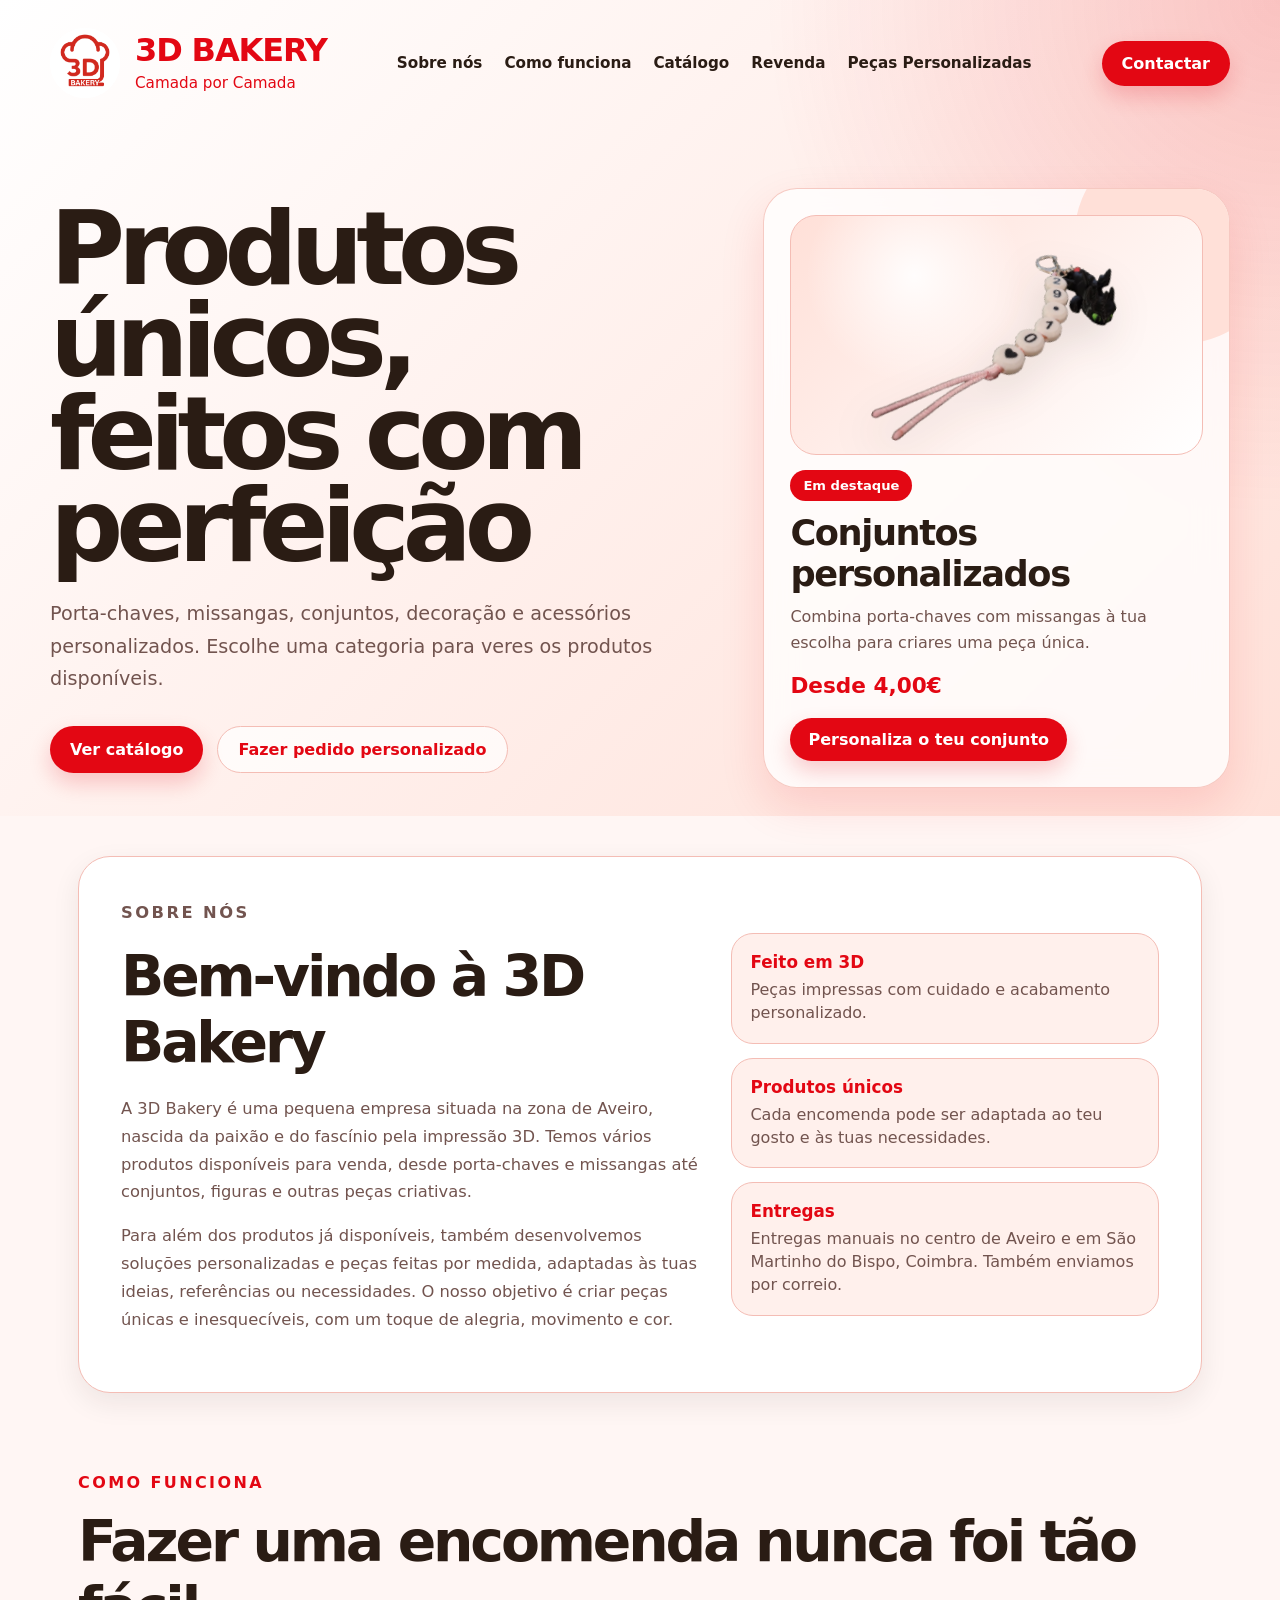
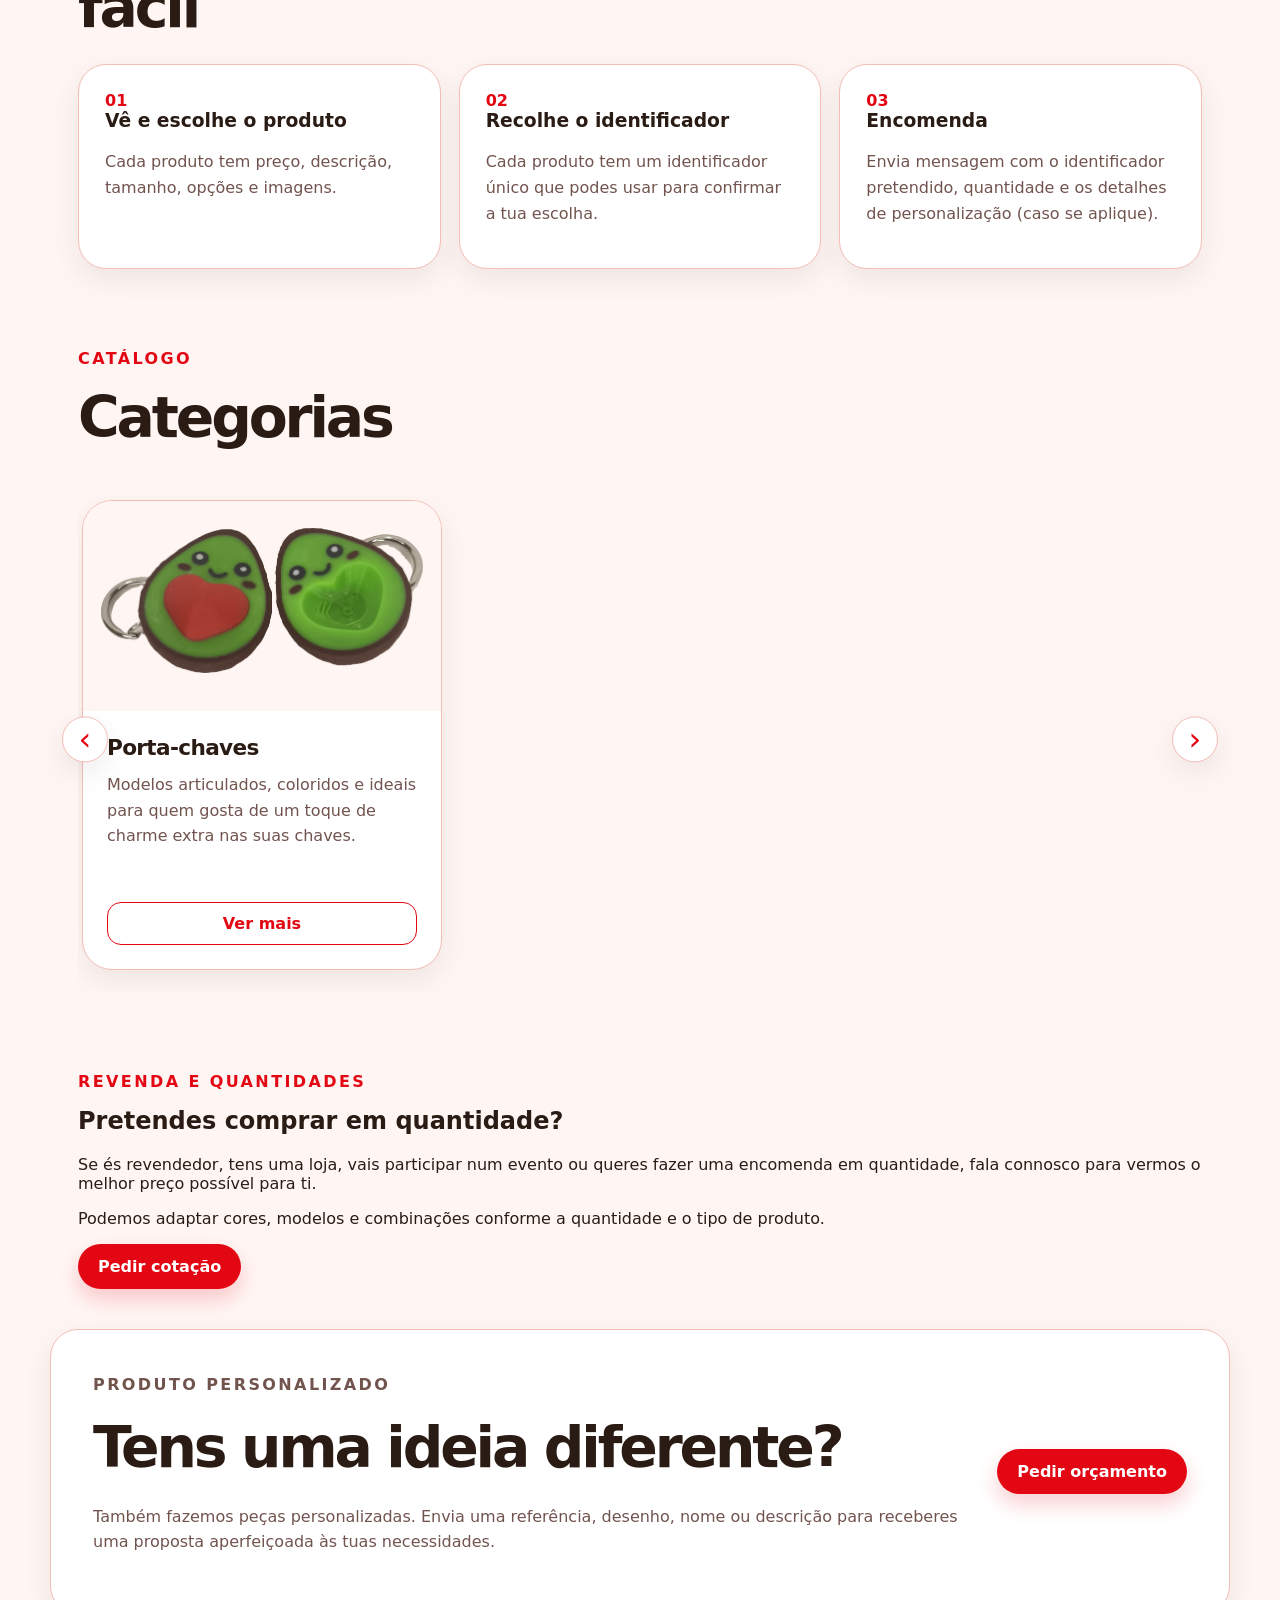
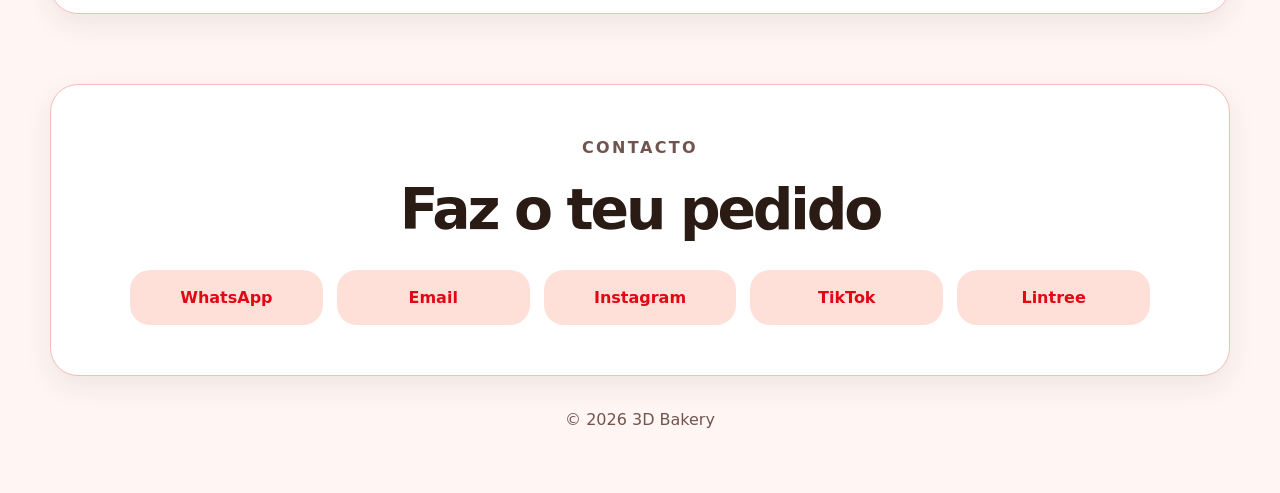
<file: index.html>
<!DOCTYPE html>
<html lang="pt">
<head>
  <link rel="icon" type="image/png" href="assets/logo-3d-bakery.png" />
  <meta charset="UTF-8" />
  <meta name="viewport" content="width=device-width, initial-scale=1.0" />

  <title>3D Bakery | Portefólio</title>
  <meta name="description" content="Catálogo online de produtos personalizados da 3D Bakery." />

  <link rel="stylesheet" href="style.css" />
</head>

<body>
  <header class="site-header">
    <nav class="navbar">
      <a class="brand" href="index.html">
        <img class="brand-logo" src="assets/logo-3d-bakery.png" alt="Logotipo 3D Bakery" />
        <div class="brand-text">
          <strong>3D Bakery</strong>
          <span>Camada por Camada</span>
        </div>
      </a>

      <div class="nav-links">
        <a href="#sobre-nos">Sobre nós</a>
        <a href="index.html#como-funciona">Como funciona</a>
        <a href="index.html#catalogo">Catálogo</a>
        <a href="index.html#revenda">Revenda</a>
        <a href="index.html#personalizado">Peças Personalizadas</a>
      </div>

      <a class="nav-button" href="index.html#contacto">Contactar</a>
    </nav>

    <section class="hero-content">
      <div class="hero-copy">
        <h1>Produtos únicos, feitos com perfeição</h1>
        <p class="hero-text">
          Porta-chaves, missangas, conjuntos, decoração e acessórios personalizados.
          Escolhe uma categoria para veres os produtos disponíveis.
        </p>

        <div class="hero-actions">
          <a class="primary-button" href="#catalogo">Ver catálogo</a>
          <a class="secondary-button" href="#personalizado">Fazer pedido personalizado</a>
        </div>
      </div>

      <aside class="hero-card hero-feature-product">
        <div class="hero-feature-image">
          <img src="assets/feature-conjunto.png" alt="Conjunto personalizado com missangas" />
        </div>

        <div class="hero-feature-content">
          <span>Em destaque</span>
          <h2>Conjuntos personalizados</h2>
          <p>
            Combina porta-chaves com missangas à tua escolha para criares uma peça única.
          </p>

          <div class="hero-feature-meta">
            <strong>Desde 4,00€</strong>
          </div>

          <a class="hero-card-button" href="categoria.html?categoria=conjuntos">
            Personaliza o teu conjunto
          </a>
        </div>
      </aside>
    </section>
  </header>

  <main>
    <section id="sobre-nos" class="section about-section">
      <div class="about-card">
        <div class="about-content">
          <p class="eyebrow">Sobre nós</p>
          <h2>Bem-vindo à 3D Bakery</h2>
          <p>
            A 3D Bakery é uma pequena empresa situada na zona de Aveiro, nascida da paixão
            e do fascínio pela impressão 3D. Temos vários produtos disponíveis para venda,
            desde porta-chaves e missangas até conjuntos, figuras e outras peças criativas.
          </p>

          <p>
            Para além dos produtos já disponíveis, também desenvolvemos soluções personalizadas
            e peças feitas por medida, adaptadas às tuas ideias, referências ou necessidades.
            O nosso objetivo é criar peças únicas e inesquecíveis, com um toque de alegria,
            movimento e cor.
          </p>
        </div>

        <div class="about-highlights">
          <article>
            <strong>Feito em 3D</strong>
            <span>Peças impressas com cuidado e acabamento personalizado.</span>
          </article>

          <article>
            <strong>Produtos únicos</strong>
            <span>Cada encomenda pode ser adaptada ao teu gosto e às tuas necessidades.</span>
          </article>

          <article>
            <strong>Entregas</strong>
            <span>Entregas manuais no centro de Aveiro e em São Martinho do Bispo, Coimbra. Também enviamos por correio.</span>
          </article>
        </div>
      </div>
    </section>

    <section id="como-funciona" class="section intro">
      <p class="eyebrow">Como funciona</p>
      <h2>Fazer uma encomenda nunca foi tão fácil</h2>

      <div class="steps">
        <article>
          <span>01</span>
          <h3>Vê e escolhe o produto</h3>
          <p>Cada produto tem preço, descrição, tamanho, opções e imagens.</p>
        </article>

        <article>
          <span>02</span>
          <h3>Recolhe o identificador</h3>
          <p>Cada produto tem um identificador único que podes usar para confirmar a tua escolha.</p>
        </article>

        <article>
          <span>03</span>
          <h3>Encomenda</h3>
          <p>Envia mensagem com o identificador pretendido, quantidade e os detalhes de personalização (caso se aplique).</p>
        </article>
      </div>
    </section>

    <section id="catalogo" class="section categories-section">
      <div class="section-heading">
        <div>
          <p class="eyebrow">Catálogo</p>
          <h2>Categorias</h2>
        </div>
      </div>

      <div class="carousel-shell">
        <button class="carousel-control carousel-prev" aria-label="Categoria anterior">‹</button>
        <div id="categoryCarousel" class="category-carousel" aria-label="Carrossel de categorias"></div>
        <button class="carousel-control carousel-next" aria-label="Categoria seguinte">›</button>
      </div>
    </section>

    <section id="revenda" class="section wholesale-section">
      <div class="wholesale-card">
        <div>
          <p class="eyebrow">Revenda e quantidades</p>
          <h2>Pretendes comprar em quantidade?</h2>
          <p>
            Se és revendedor, tens uma loja, vais participar num evento ou queres fazer uma encomenda em quantidade,
            fala connosco para vermos o melhor preço possível para ti.
          </p>
          <p>
            Podemos adaptar cores, modelos e combinações conforme a quantidade e o tipo de produto.
          </p>
        </div>

        <a class="primary-button" href="#contacto">Pedir cotação</a>
      </div>
    </section>

    <section id="personalizado" class="section custom-order">
      <div>
        <p class="eyebrow">Produto personalizado</p>
        <h2>Tens uma ideia diferente?</h2>
        <p>
          Também fazemos peças personalizadas. Envia uma referência, desenho, nome ou descrição para receberes uma proposta aperfeiçoada às tuas necessidades.
        </p>
      </div>

      <a class="primary-button" href="#contacto">Pedir orçamento</a>
    </section>

    <section id="contacto" class="section contact">
      <p class="eyebrow">Contacto</p>
      <h2>Faz o teu pedido</h2>

      <div class="contact-grid">
        <a href="https://wa.me/351914263009" target="_blank" rel="noopener">WhatsApp</a>
        <a href="mailto:3dbake.house@gmail.com">Email</a>
        <a href="https://www.instagram.com/3d.bakery_" target="_blank" rel="noopener">Instagram</a>
        <a href="https://www.tiktok.com/@3d.bakery_" target="_blank" rel="noopener">TikTok</a>
        <a href="https://linktr.ee/3d.bakery" target="_blank" rel="noopener">Lintree</a>
      </div>
    </section>
  </main>

  <footer>
    <p>© <span id="year"></span> 3D Bakery</p>
  </footer>

  <script src="data.js"></script>
  <script src="home.js"></script>
</body>
</html>
</file>
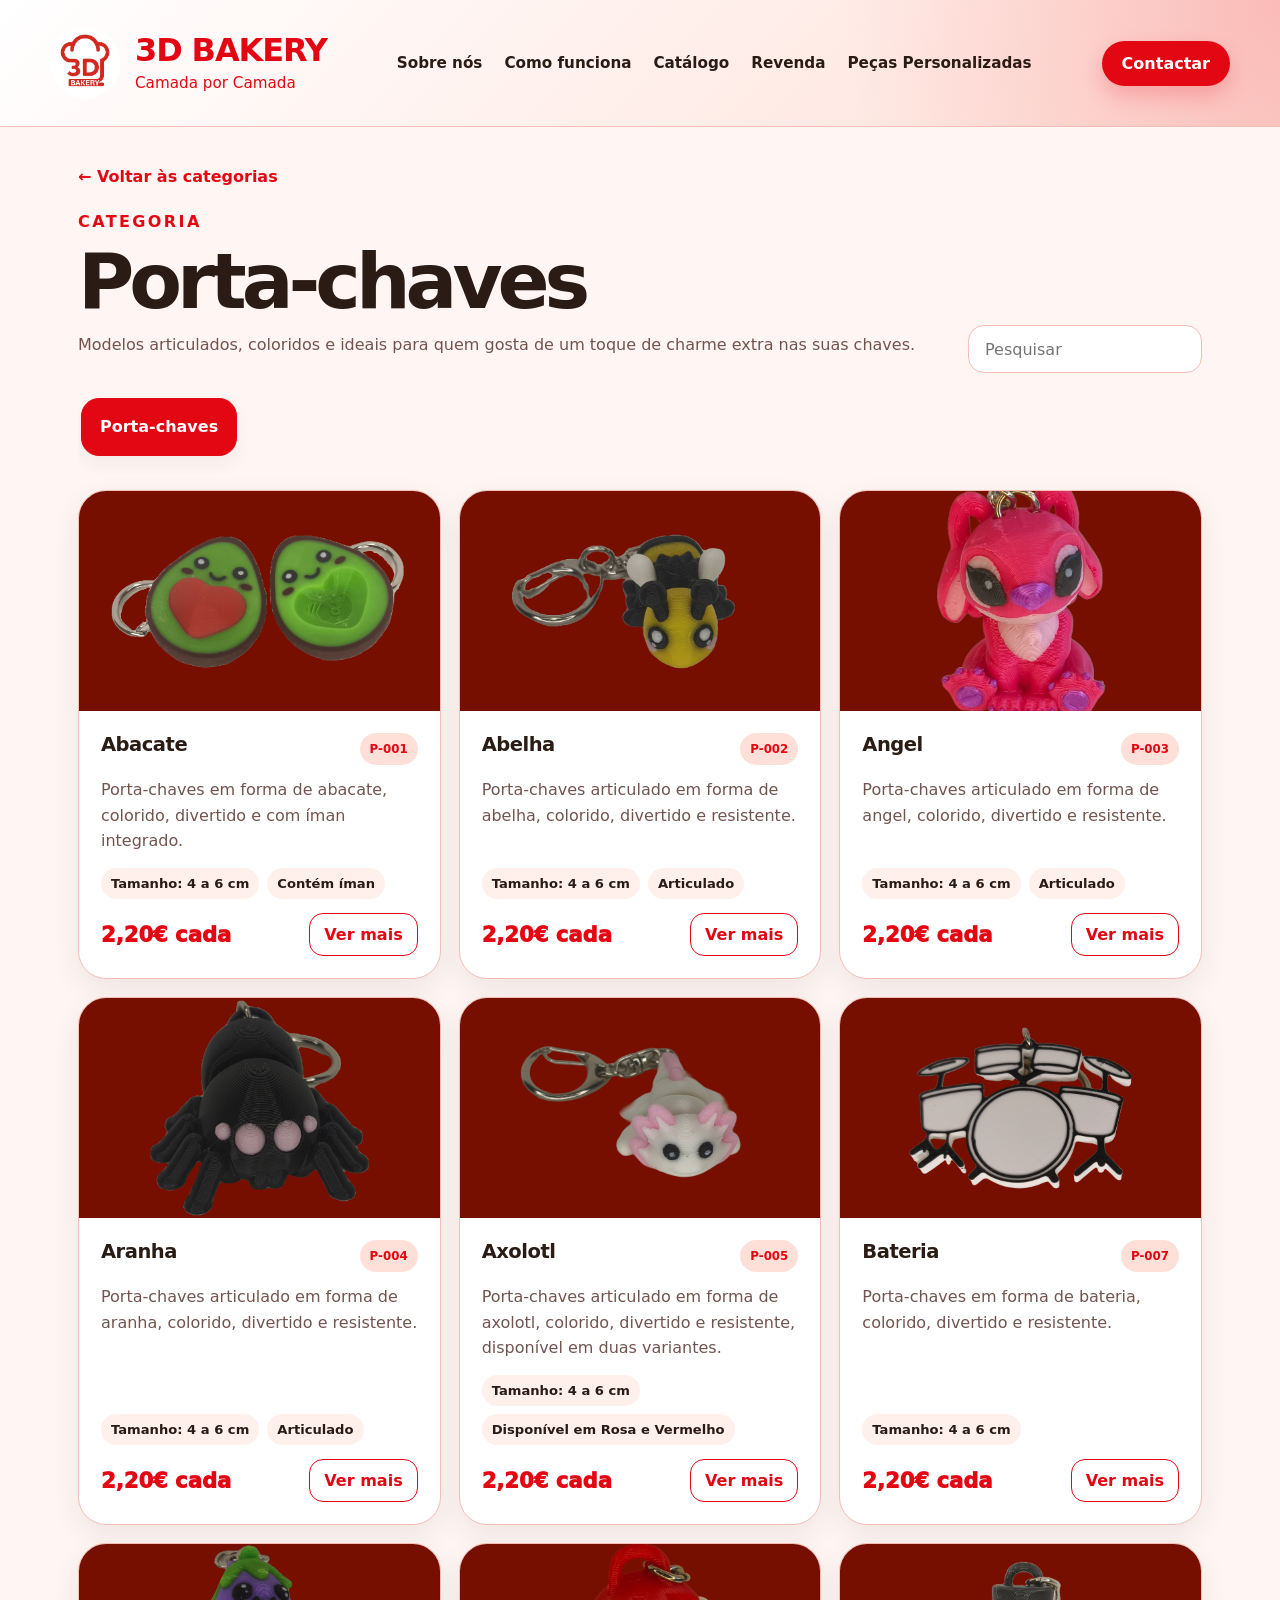
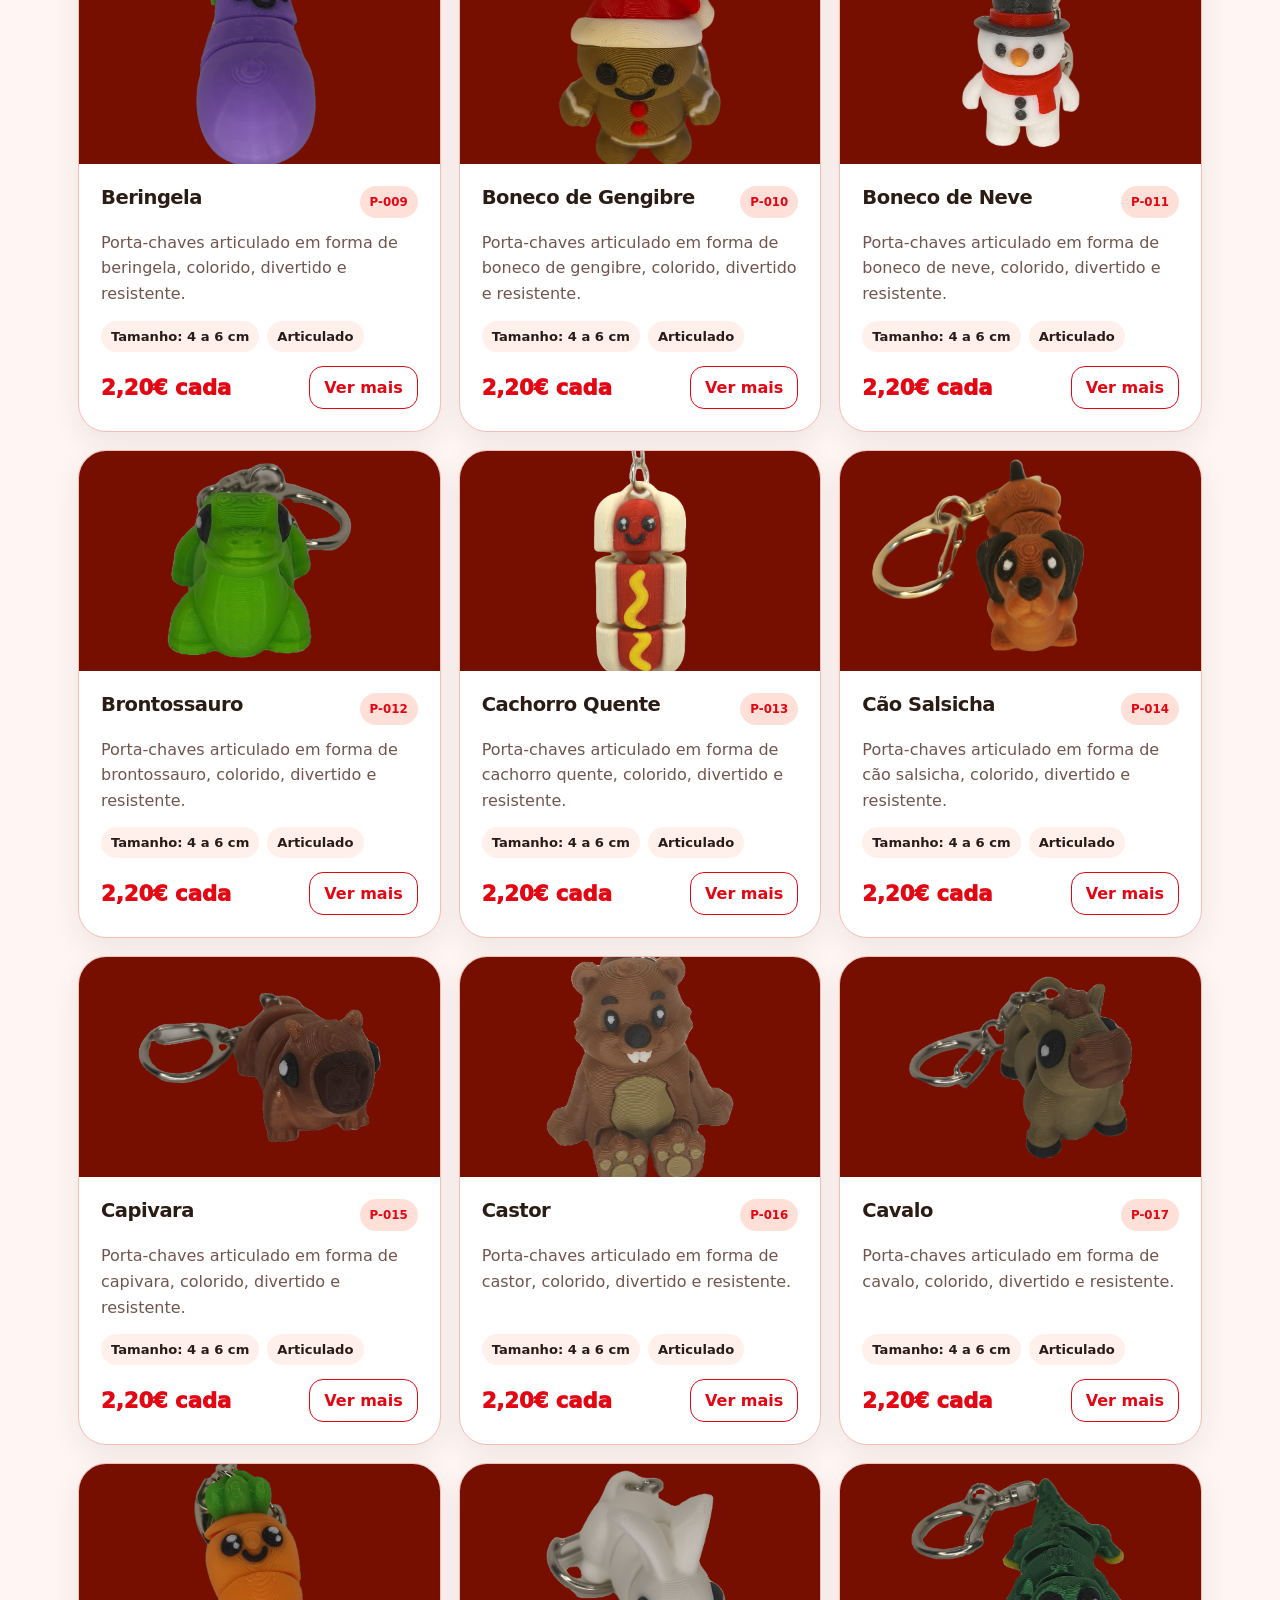
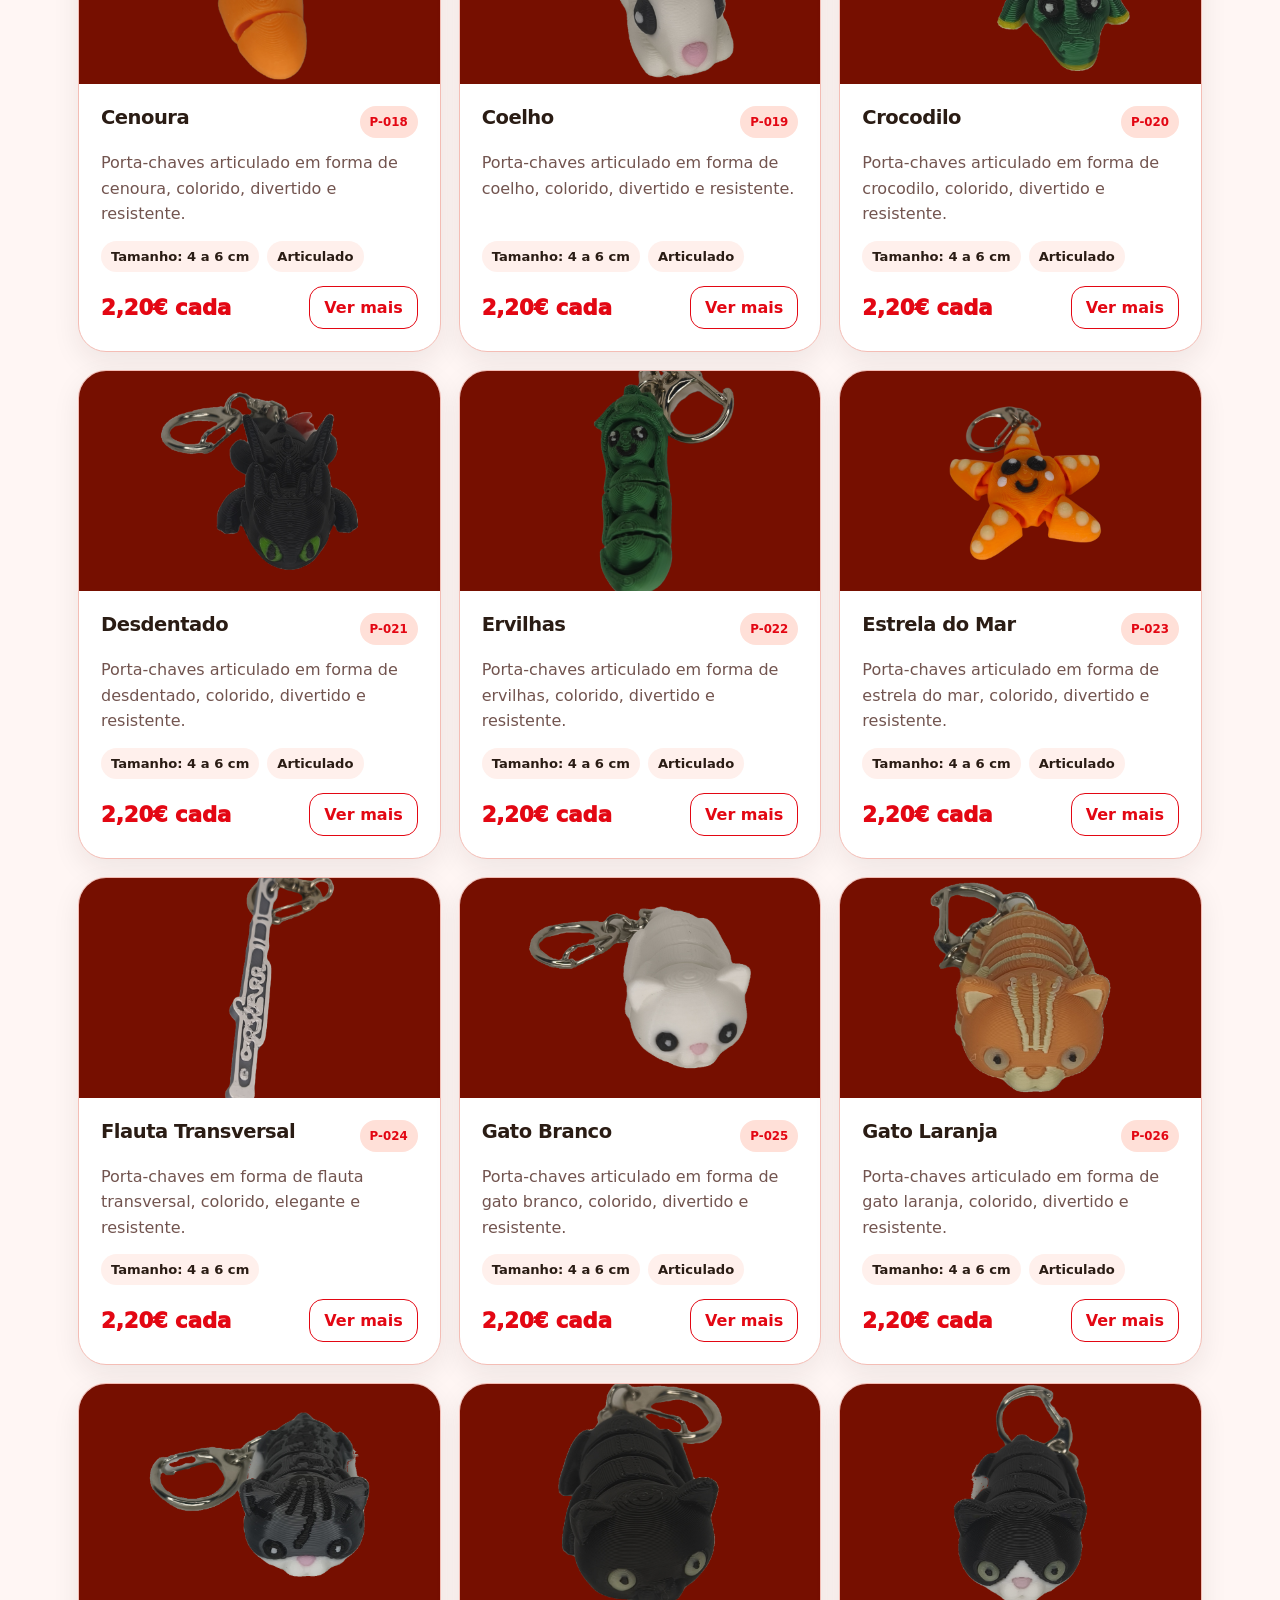
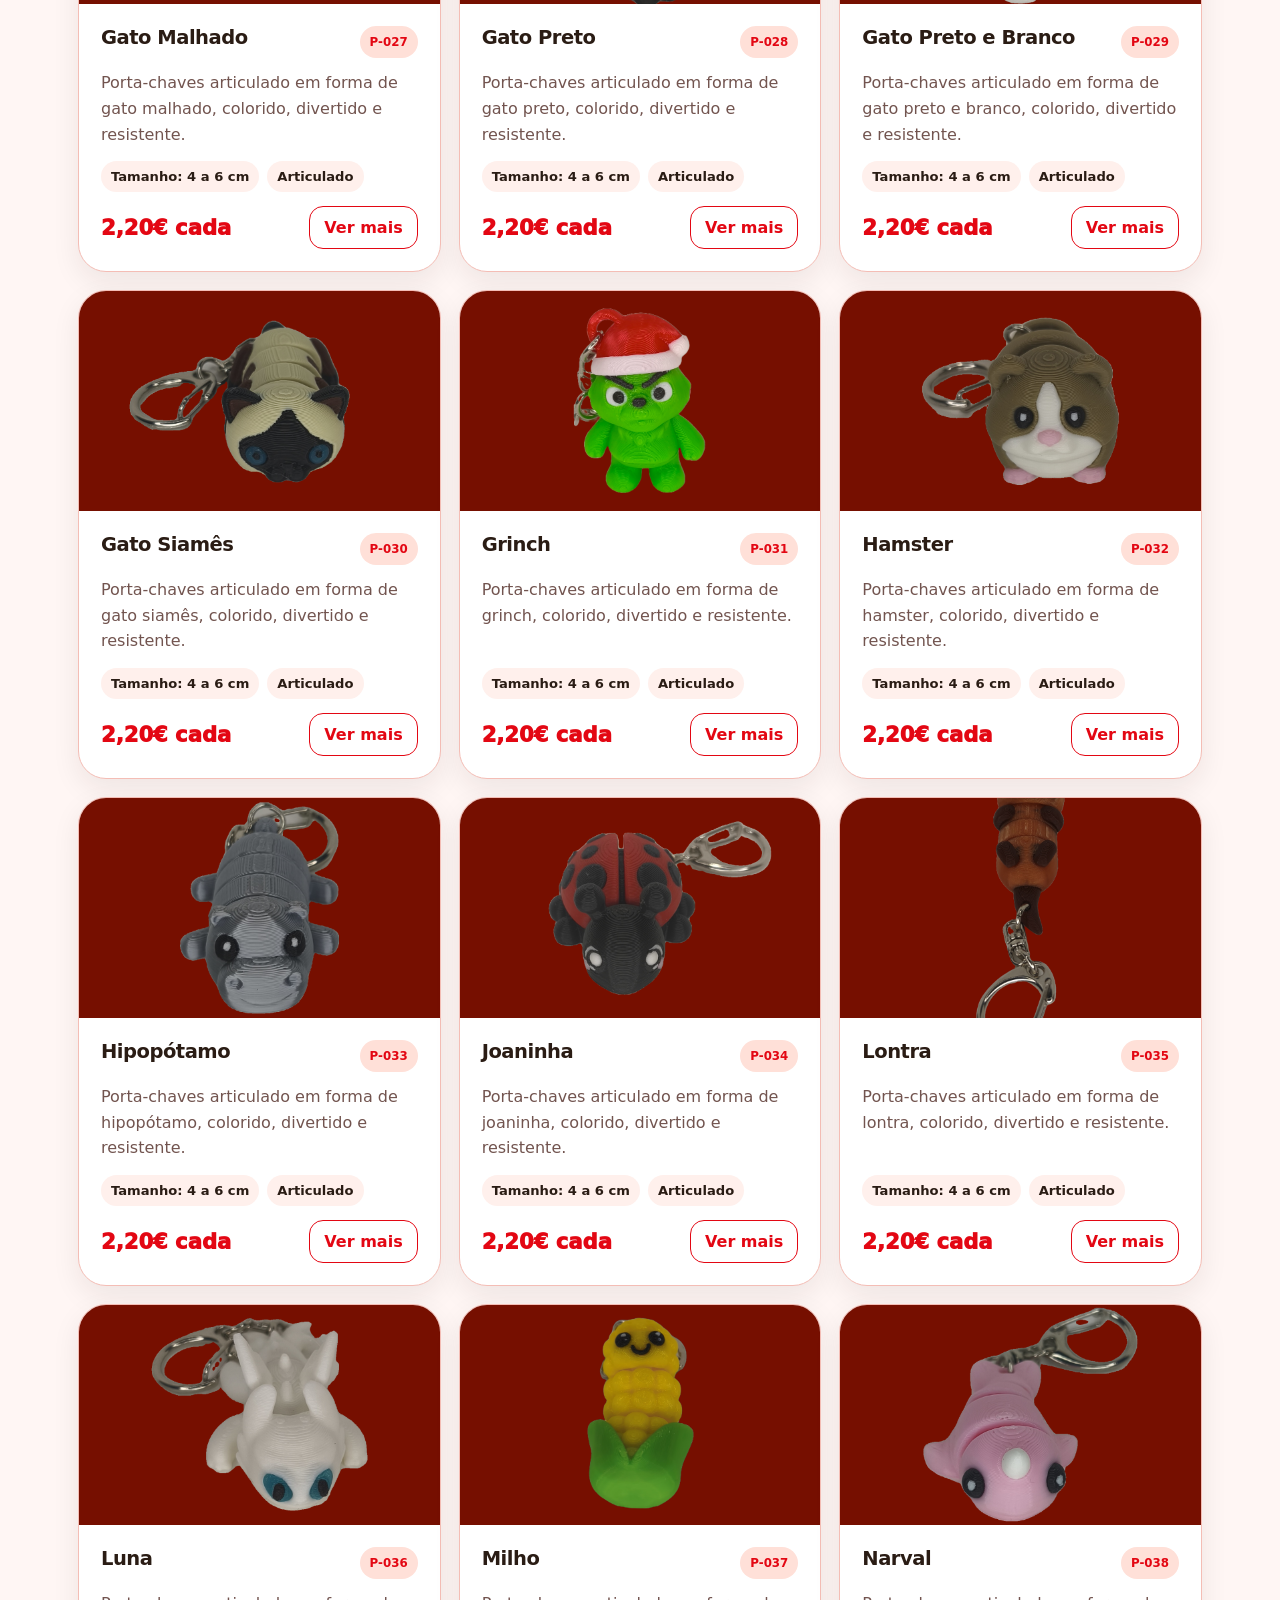
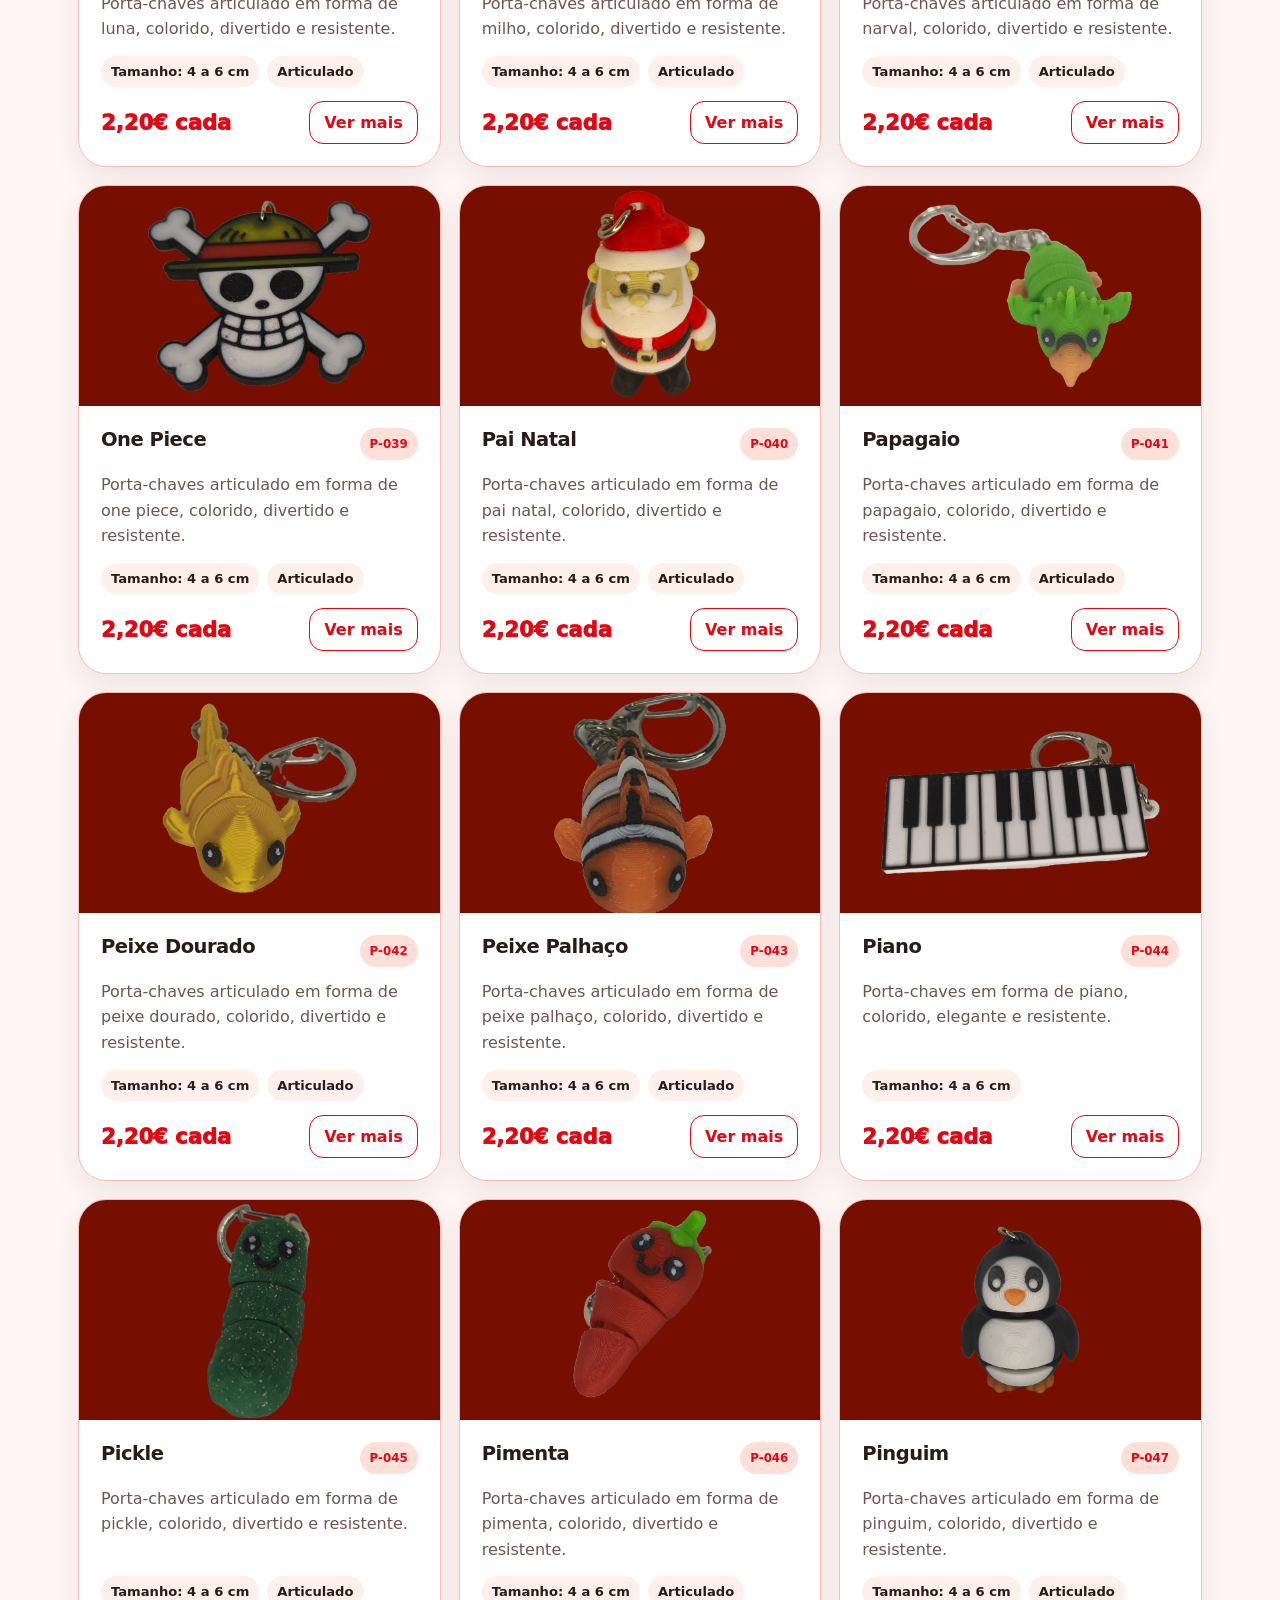
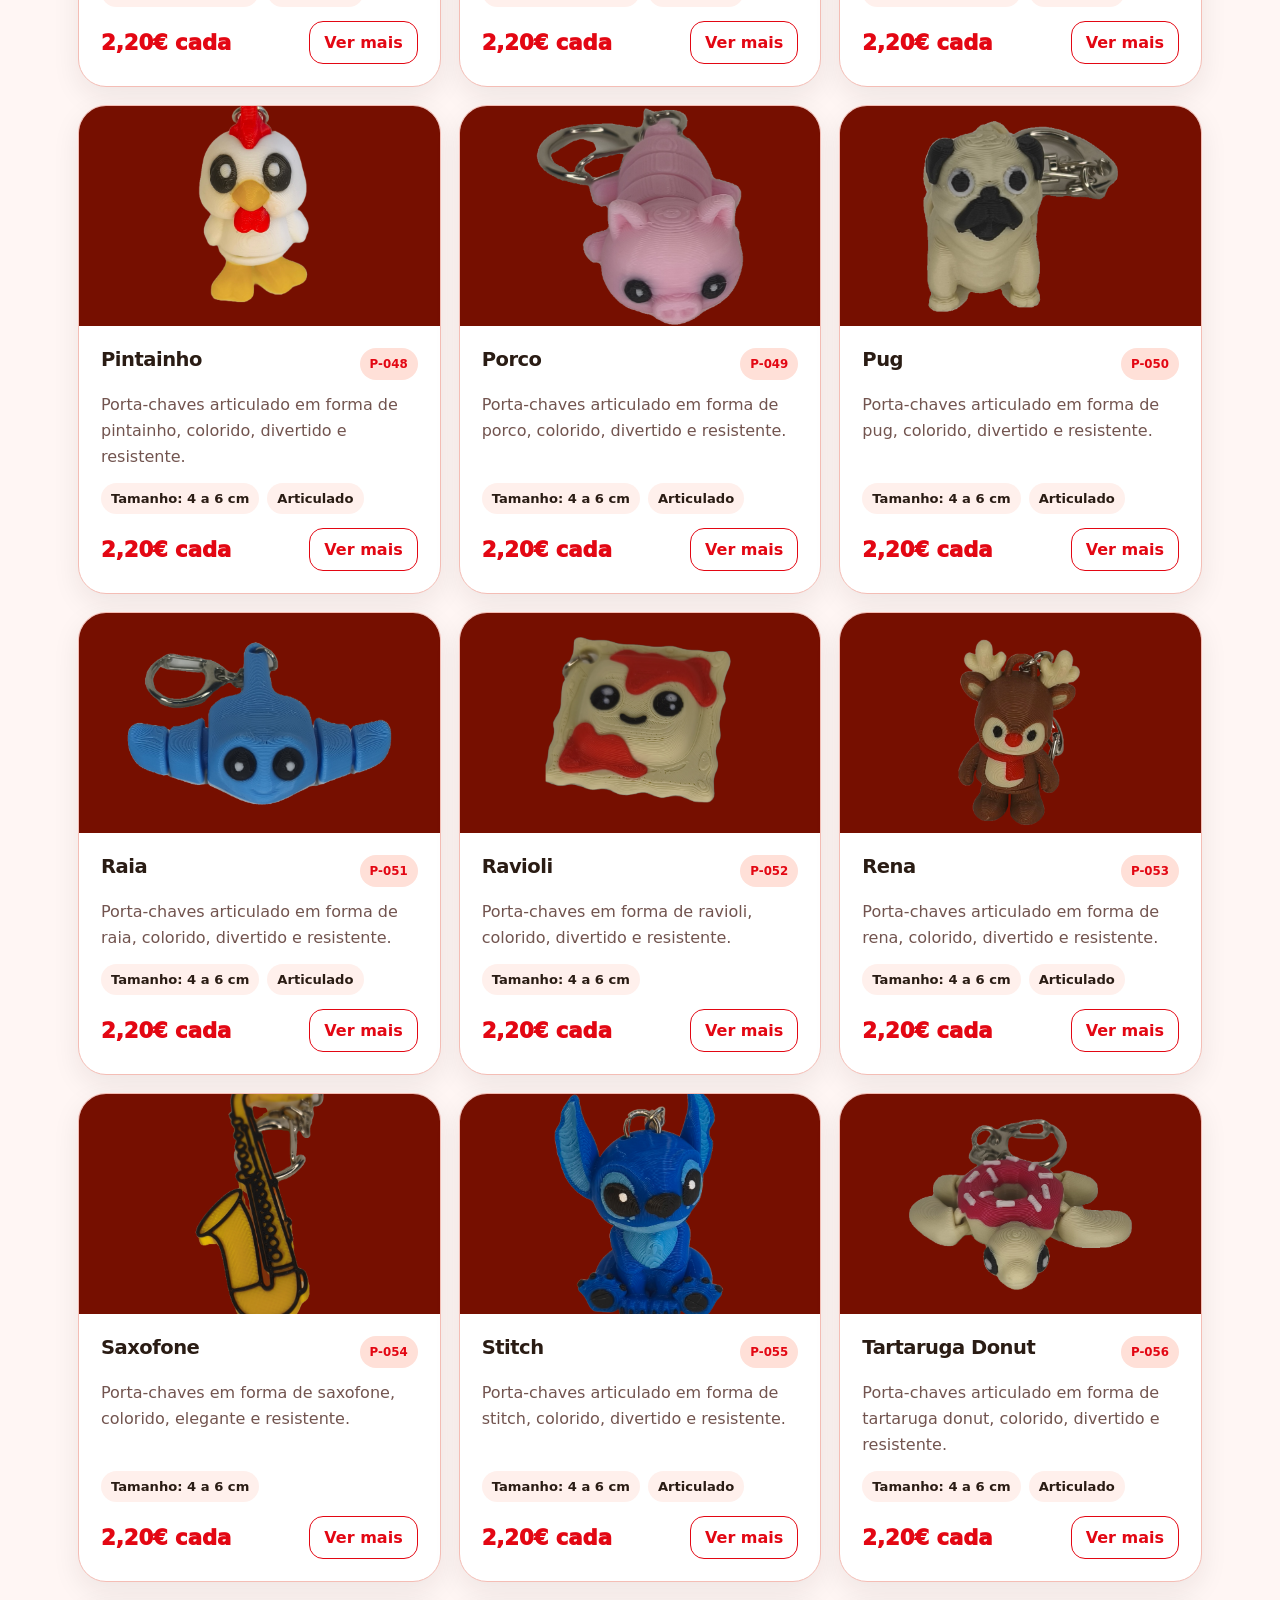
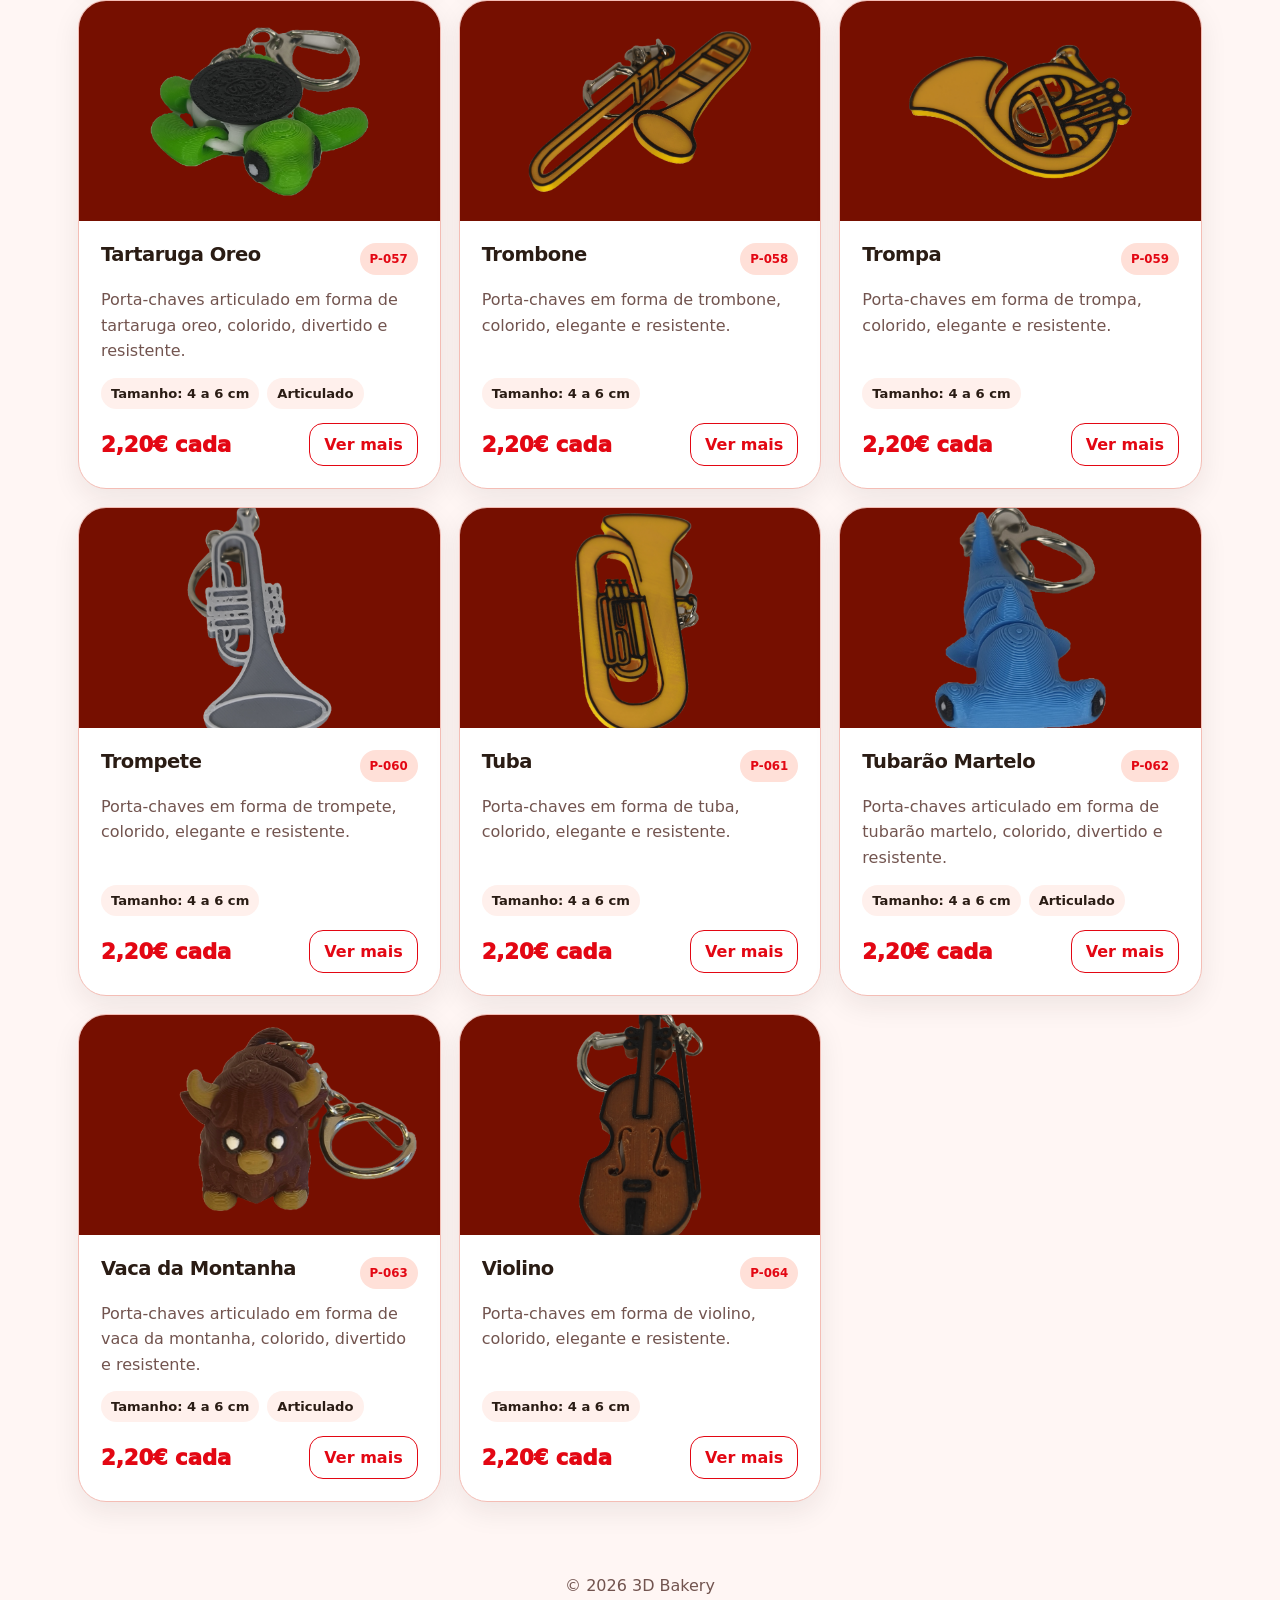
<file: categoria.html>
<!DOCTYPE html>
<html lang="pt">
<head>
  <link rel="icon" type="image/png" href="assets/logo-3d-bakery.png" />
  <meta charset="UTF-8" />
  <meta name="viewport" content="width=device-width, initial-scale=1.0" />

  <title>Categoria | 3D Bakery</title>
  <meta name="description" content="Produtos por categoria da 3D Bakery." />

  <link rel="stylesheet" href="style.css" />
</head>

<body>
  <header class="page-header">
    <nav class="navbar">
      <a class="brand" href="index.html">
        <img class="brand-logo" src="assets/logo-3d-bakery.png" alt="Logotipo 3D Bakery" />
        <div class="brand-text">
          <strong>3D Bakery</strong>
          <span>Camada por Camada</span>
        </div>
      </a>

      <div class="nav-links">
        <a href="index.html#sobre-nos">Sobre nós</a>
        <a href="index.html#como-funciona">Como funciona</a>
        <a href="index.html#catalogo">Catálogo</a>
        <a href="index.html#revenda">Revenda</a>
        <a href="index.html#personalizado">Peças Personalizadas</a>
      </div>

      <a class="nav-button" href="index.html#contacto">Contactar</a>
    </nav>
  </header>

  <main>
    <section class="section products-section">
      <a class="back-link" href="index.html#catalogo">← Voltar às categorias</a>

      <div class="section-heading category-page-heading">
        <div>
          <p class="eyebrow">Categoria</p>
          <h1 id="categoryTitle" class="page-title">Produtos</h1>
          <p id="categoryDescription" class="page-description"></p>
        </div>

        <div class="filters">
          <input id="searchInput" type="search" placeholder="Pesquisar" />
        </div>
      </div>

      <div id="categorySelector" class="category-row" aria-label="Selecionar categoria"></div>

      <div id="productGrid" class="product-grid"></div>
    </section>
  </main>

  <footer>
    <p>© <span id="year"></span> 3D Bakery</p>
  </footer>

  <script src="data.js"></script>
  <script src="category.js"></script>
</body>
</html>
</file>
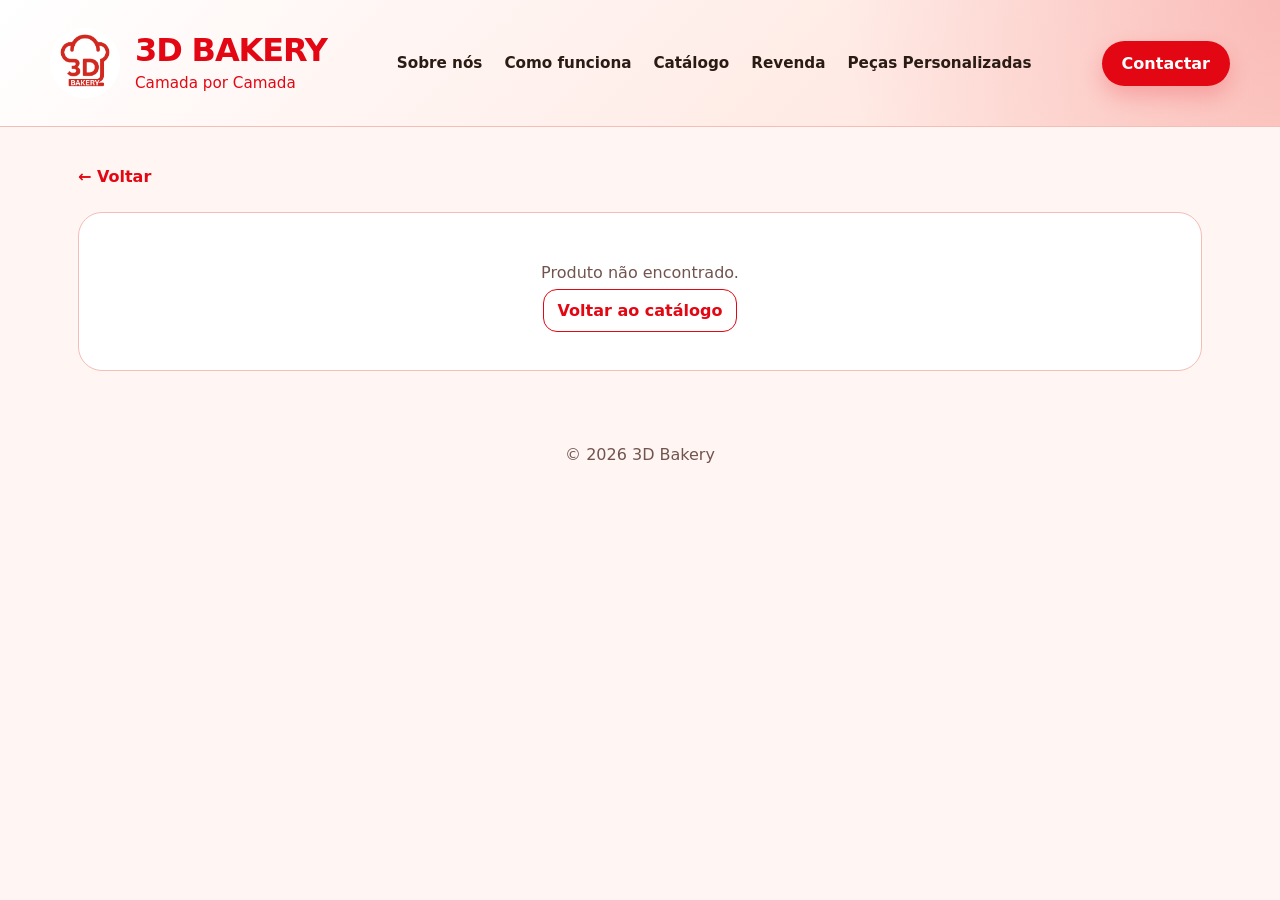
<file: produto.html>
<!DOCTYPE html>
<html lang="pt">
<head>
  <link rel="icon" type="image/png" href="assets/logo-3d-bakery.png" />
  <meta charset="UTF-8" />
  <meta name="viewport" content="width=device-width, initial-scale=1.0" />

  <title>Produto | 3D Bakery</title>
  <meta name="description" content="Detalhes de produto da 3D Bakery." />

  <link rel="stylesheet" href="style.css" />
</head>

<body>
  <header class="page-header">
    <nav class="navbar">
      <a class="brand" href="index.html">
        <img class="brand-logo" src="assets/logo-3d-bakery.png" alt="Logotipo 3D Bakery" />
        <div class="brand-text">
          <strong>3D Bakery</strong>
          <span>Camada por Camada</span>
        </div>
      </a>

      <div class="nav-links">
        <a href="index.html#sobre-nos">Sobre nós</a>
        <a href="index.html#como-funciona">Como funciona</a>
        <a href="index.html#catalogo">Catálogo</a>
        <a href="index.html#revenda">Revenda</a>
        <a href="index.html#personalizado">Peças Personalizadas</a>
      </div>

      <a class="nav-button" href="index.html#contacto">Contactar</a>
    </nav>
  </header>

  <main>
    <section class="section product-detail-section">
      <a id="backToCategory" class="back-link" href="index.html#catalogo">← Voltar</a>

      <div id="productDetail" class="product-detail"></div>
    </section>
  </main>

  <footer>
    <p>© <span id="year"></span> 3D Bakery</p>
  </footer>

  <script src="data.js"></script>
  <script src="product.js"></script>
</body>
</html>
</file>
<file: style.css>
:root {
  --bg: #fff6f4;
  --surface: #ffffff;
  --text: #2a1c14;
  --muted: #72544f;
  --brand: #e30713;
  --brand-dark: #b9050f;
  --soft: #ffe0d8;
  --soft-light: #fff0ec;
  --border: #f4bdb5;
  --shadow: 0 18px 45px rgba(227, 7, 19, 0.12);
  --shadow-soft: 0 10px 28px rgba(42, 28, 20, 0.08);
}

* {
  box-sizing: border-box;
}

html {
  scroll-behavior: smooth;
}

body {
  margin: 0;
  font-family: Inter, system-ui, -apple-system, BlinkMacSystemFont, "Segoe UI", sans-serif;
  background: var(--bg);
  color: var(--text);
}

a,
button,
input {
  font: inherit;
}

a {
  color: inherit;
  text-decoration: none;
}

button {
  border: 0;
  cursor: pointer;
}

.site-header,
.page-header {
  padding: 28px;
  background:
    radial-gradient(circle at top right, rgba(227, 7, 19, 0.18), transparent 34%),
    linear-gradient(135deg, #ffffff 0%, #ffe0d8 100%);
}

.site-header {
  min-height: 82vh;
}

.page-header {
  border-bottom: 1px solid var(--border);
}

.navbar {
  max-width: 1180px;
  margin: 0 auto;
  display: flex;
  justify-content: space-between;
  gap: 22px;
  align-items: center;
}

.brand {
  display: flex;
  align-items: center;
  gap: 15px;
  min-width: 0;
}

.brand-logo {
  width: 70px;
  height: 70px;
  object-fit: contain;
  flex: 0 0 auto;
}

.brand-text {
  min-width: 0;
}

.brand-text strong {
  display: block;
  color: var(--brand);
  font-size: clamp(1.35rem, 3vw, 2rem);
  line-height: 1;
  letter-spacing: -0.035em;
  text-transform: uppercase;
}

.brand-text span {
  display: block;
  color: var(--brand);
  font-size: 0.95rem;
  margin-top: 8px;
}

.nav-links {
  display: flex;
  align-items: center;
  justify-content: center;
  gap: 22px;
  flex: 1;
}

.nav-links a {
  color: var(--text);
  font-size: 0.95rem;
  font-weight: 800;
  transition: 0.2s ease;
  white-space: nowrap;
}

.nav-links a:hover {
  color: var(--brand);
}

.nav-button,
.primary-button,
.secondary-button {
  display: inline-flex;
  align-items: center;
  justify-content: center;
  border-radius: 999px;
  padding: 13px 20px;
  font-weight: 850;
  transition: 0.2s ease;
  white-space: nowrap;
}

.nav-button,
.primary-button {
  background: var(--brand);
  color: white;
  box-shadow: 0 10px 22px rgba(227, 7, 19, 0.20);
}

.nav-button:hover,
.primary-button:hover {
  transform: translateY(-2px);
  background: var(--brand-dark);
}

.secondary-button {
  border: 1px solid var(--border);
  background: rgba(255, 255, 255, 0.72);
  color: var(--brand);
}

.secondary-button:hover {
  transform: translateY(-2px);
  background: white;
}

.hero-content {
  max-width: 1180px;
  margin: 90px auto 0;
  display: grid;
  grid-template-columns: 1.18fr 0.82fr;
  gap: 42px;
  align-items: center;
}

.eyebrow {
  text-transform: uppercase;
  letter-spacing: 0.15em;
  color: var(--brand);
  font-weight: 900;
  font-size: 1rem;
}

h1,
h2,
h3,
p {
  margin-top: 0;
}

h1 {
  font-size: clamp(3rem, 8vw, 6.6rem);
  line-height: 0.9;
  letter-spacing: -0.07em;
  margin-bottom: 26px;
}

.hero-text {
  max-width: 680px;
  color: var(--muted);
  font-size: 1.2rem;
  line-height: 1.7;
}

.hero-actions {
  display: flex;
  flex-wrap: wrap;
  gap: 14px;
  margin-top: 30px;
}

.hero-card {
  background: rgba(255, 255, 255, 0.78);
  backdrop-filter: blur(16px);
  border: 1px solid rgba(244, 189, 181, 0.8);
  border-radius: 34px;
  padding: 34px;
  box-shadow: var(--shadow);
  min-height: 360px;
  display: flex;
  flex-direction: column;
  justify-content: flex-end;
  position: relative;
  overflow: hidden;
}

.hero-card::before {
  content: "";
  position: absolute;
  width: 185px;
  height: 185px;
  top: -44px;
  right: -44px;
  border-radius: 50%;
  background: var(--soft);
}

.hero-card span,
.hero-card h2,
.hero-card p,
.hero-card strong {
  position: relative;
}

.hero-card span {
  width: fit-content;
  background: var(--brand);
  color: white;
  padding: 8px 13px;
  border-radius: 999px;
  font-size: 0.82rem;
  font-weight: 850;
}

.hero-card h2 {
  margin: 22px 0 10px;
  font-size: 2.2rem;
  letter-spacing: -0.04em;
}

.hero-card p {
  color: var(--muted);
  line-height: 1.6;
}

.section {
  max-width: 1180px;
  margin: 0 auto;
  padding: 40px 28px;
}

.section-heading {
  display: flex;
  gap: 22px;
  align-items: end;
  justify-content: space-between;
  margin-bottom: 22px;
}

.section-note,
.page-description {
  color: var(--muted);
  line-height: 1.6;
}

.intro h2,
.categories-section h2,
.products-section h2,
.custom-order h2,
.contact h2 {
  font-size: clamp(2rem, 5vw, 3.55rem);
  letter-spacing: -0.055em;
  margin-bottom: 24px;
}

.page-title {
  font-size: clamp(2.4rem, 6vw, 5rem);
  line-height: 0.92;
  letter-spacing: -0.065em;
  margin-bottom: 14px;
}

.steps {
  display: grid;
  grid-template-columns: repeat(3, 1fr);
  gap: 18px;
}

.steps article,
.product-card,
.contact,
.custom-order {
  background: var(--surface);
  border: 1px solid var(--border);
  border-radius: 28px;
  box-shadow: var(--shadow-soft);
}

.steps article {
  padding: 26px;
}

.steps span {
  color: var(--brand);
  font-weight: 900;
}

.steps p,
.product-card p,
.contact p,
.custom-order p {
  color: var(--muted);
  line-height: 1.6;
}

.carousel-shell {
  position: relative;
}

.category-carousel {
  display: grid;
  grid-auto-flow: column;
  grid-auto-columns: calc((100% - 36px) / 3);
  gap: 18px;
  overflow-x: auto;
  overscroll-behavior-inline: contain;
  scroll-snap-type: inline mandatory;
  scroll-behavior: smooth;
  padding: 4px 4px 22px;
  scrollbar-width: thin;
}

.category-card {
  scroll-snap-align: start;
  background: var(--surface);
  border: 1px solid var(--border);
  border-radius: 30px;
  overflow: hidden;
  box-shadow: var(--shadow-soft);
  display: grid;
  grid-template-rows: 210px 1fr;
  min-height: 470px;
  transition: 0.2s ease;
}

.category-card:hover {
  transform: translateY(-5px);
  box-shadow: var(--shadow);
}

.category-visual,
.product-image,
.gallery-main {
  display: grid;
  place-items: center;
  background:
    radial-gradient(circle at 30% 30%, rgba(255, 255, 255, 0.75), transparent 28%),
    linear-gradient(135deg, var(--soft), #ffffff);
}

.category-visual {
  height: 210px;
  overflow: hidden;
  position: relative;
  z-index: 1;
  background: var(--bg);
  padding-top: 18px;
}

.category-placeholder,
.product-placeholder {
  font-size: 4.2rem;
  color: var(--brand);
  font-weight: 950;
}

.product-image-image,
.product-image img,
.gallery-main img {
  width: 100%;
  height: 100%;
  object-fit: cover;
}

.category-image {
  width: 100%;
  height: calc(100% - 18px);
  object-fit: contain;
  object-position: center top;
  padding: 0 18px 18px;
  display: block;
}

.category-info {
  padding: 24px;
  display: grid;
  grid-template-rows: auto 1fr auto;
  gap: 12px;
}

.category-info h3 {
  margin: 0;
  font-size: 1.35rem;
  letter-spacing: -0.03em;
}

.category-info p {
  color: var(--muted);
  line-height: 1.6;
  margin: 0;
}

.carousel-control {
  position: absolute;
  top: 50%;
  z-index: 3;
  width: 46px;
  height: 46px;
  border-radius: 999px;
  transform: translateY(-60%);
  background: white;
  color: var(--brand);
  border: 1px solid var(--border);
  box-shadow: var(--shadow-soft);
  font-size: 2rem;
  line-height: 1;
  display: grid;
  place-items: center;
  transition: 0.2s ease;
}

.carousel-control:hover {
  background: var(--brand);
  color: white;
}

.carousel-prev {
  left: -16px;
}

.carousel-next {
  right: -16px;
}

.custom-order {
  display: flex;
  justify-content: space-between;
  align-items: center;
  gap: 28px;
  padding: 42px;
  margin-bottom: 70px;
}

.filters {
  display: flex;
  gap: 12px;
  flex-wrap: wrap;
}

input {
  min-height: 48px;
  min-width: min(340px, 100%);
  border-radius: 16px;
  border: 1px solid var(--border);
  padding: 0 16px;
  background: white;
  color: var(--text);
  outline: none;
}

input:focus {
  border-color: var(--brand);
  box-shadow: 0 0 0 4px rgba(227, 7, 19, 0.16);
}

.category-row {
  display: flex;
  gap: 12px;
  overflow-x: auto;
  overscroll-behavior-inline: contain;
  scroll-snap-type: inline mandatory;
  padding: 3px 3px 18px;
  margin-bottom: 16px;
  scrollbar-width: thin;
}

.category-button {
  min-width: 145px;
  min-height: 58px;
  scroll-snap-align: start;
  flex: 0 0 auto;
  display: inline-flex;
  align-items: center;
  justify-content: center;
  text-align: center;
  line-height: 1.15;
  padding: 11px 18px;
  border-radius: 18px;
  background: white;
  color: var(--brand);
  border: 1px solid var(--border);
  font-weight: 850;
  box-shadow: 0 8px 18px rgba(42, 28, 20, 0.05);
  transition: 0.2s ease;
}

.category-button:hover {
  transform: translateY(-2px);
  border-color: var(--brand);
}

.category-button.active {
  background: var(--brand);
  color: white;
  border-color: var(--brand);
}

.product-grid {
  display: grid;
  grid-template-columns: repeat(3, 1fr);
  gap: 18px;
  align-items: stretch;
}

.product-card {
  overflow: hidden;
  transition: 0.2s ease;
  display: flex;
  flex-direction: column;
  min-height: 100%;
}

.product-card:hover {
  transform: translateY(-5px);
  box-shadow: var(--shadow);
}

.product-image {
  height: 220px;
  overflow: hidden;
}

.product-info {
  padding: 22px;
  display: grid;
  grid-template-rows: auto 1fr auto auto;
  gap: 12px;
  flex: 1;
}

.product-top {
  display: flex;
  align-items: flex-start;
  justify-content: space-between;
  gap: 14px;
}

.product-top h3 {
  margin-bottom: 0;
  font-size: 1.22rem;
  letter-spacing: -0.025em;
}

.badge {
  display: inline-flex;
  align-items: center;
  justify-content: center;
  min-height: 32px;
  background: var(--soft);
  color: var(--brand);
  border-radius: 999px;
  padding: 7px 10px;
  font-size: 0.74rem;
  font-weight: 900;
  white-space: nowrap;
}

.product-description {
  margin: 0;
}

.product-meta {
  display: flex;
  flex-wrap: wrap;
  gap: 8px;
  margin-top: 2px;
}

.product-meta span {
  display: inline-flex;
  align-items: center;
  min-height: 31px;
  padding: 7px 10px;
  border-radius: 999px;
  background: var(--soft-light);
  color: var(--text);
  font-size: 0.82rem;
  font-weight: 750;
}

.product-bottom {
  display: flex;
  align-items: center;
  justify-content: space-between;
  gap: 12px;
  margin-top: 2px;
}

.price {
  display: block;
  color: var(--brand);
  font-size: 1.32rem;
  font-weight: 950;
  white-space: nowrap;
}

.small-button {
  min-width: 104px;
  text-align: center;
  background: white;
  color: var(--brand);
  border: 1px solid var(--brand);
  border-radius: 14px;
  padding: 11px 14px;
  font-weight: 850;
  transition: 0.2s ease;
}

.small-button:hover {
  background: var(--brand);
  color: white;
}

.back-link {
  display: inline-flex;
  margin-bottom: 26px;
  color: var(--brand);
  font-weight: 850;
}

.product-detail {
  display: grid;
  grid-template-columns: 1fr 0.82fr;
  gap: 34px;
  align-items: start;
}

.product-gallery {
  display: grid;
  gap: 14px;
}

.gallery-main {
  height: min(560px, 62vw);
  min-height: 330px;
  border: 1px solid var(--border);
  border-radius: 32px;
  overflow: hidden;
  box-shadow: var(--shadow-soft);
}

.placeholder-gallery {
  background:
    radial-gradient(circle at 30% 30%, rgba(255, 255, 255, 0.75), transparent 28%),
    linear-gradient(135deg, var(--soft), #ffffff);
}

.product-placeholder.large {
  font-size: 7rem;
}

.gallery-thumbs {
  display: flex;
  gap: 12px;
  overflow-x: auto;
  padding-bottom: 8px;
}

.thumb-button {
  width: 88px;
  height: 88px;
  flex: 0 0 auto;
  border-radius: 18px;
  border: 2px solid transparent;
  overflow: hidden;
  background: white;
  padding: 0;
}

.thumb-button.active {
  border-color: var(--brand);
}

.thumb-button img {
  width: 100%;
  height: 100%;
  object-fit: cover;
}

.product-detail-copy {
  background: white;
  border: 1px solid var(--border);
  border-radius: 32px;
  padding: 34px;
  box-shadow: var(--shadow-soft);
}

.product-long-description {
  color: var(--muted);
  line-height: 1.7;
  font-size: 1.05rem;
}

.detail-list {
  display: grid;
  gap: 12px;
  margin: 28px 0;
}

.detail-list div {
  display: flex;
  justify-content: space-between;
  gap: 20px;
  border: 1px solid var(--border);
  background: var(--soft-light);
  border-radius: 18px;
  padding: 16px;
}

.detail-list span {
  color: var(--muted);
}

.detail-list strong {
  color: var(--brand);
  text-align: right;
}

.contact {
  text-align: center;
  padding: 50px 28px;
}

.contact-grid {
  display: grid;
  max-width: 1020px;
  margin: 28px auto 0;
  grid-template-columns: repeat(5, 1fr);
  gap: 14px;
}

.contact-grid a {
  background: var(--soft);
  color: var(--brand);
  padding: 18px;
  border-radius: 20px;
  font-weight: 900;
}

footer {
  text-align: center;
  color: var(--muted);
  padding: 34px 20px 48px;
}

.empty {
  grid-column: 1 / -1;
  text-align: center;
  background: white;
  border-radius: 24px;
  border: 1px solid var(--border);
  padding: 50px 20px;
  color: var(--muted);
}

@media (max-width: 1050px) {
  .navbar {
    flex-wrap: wrap;
  }

  .nav-links {
    display: flex;
    order: 3;
    flex: 0 0 100%;
    justify-content: center;
    flex-wrap: wrap;
    gap: 8px;
    margin-top: 14px;
  }

  .nav-links a {
    font-size: 0.85rem;
  }
}

@media (max-width: 980px) {
  .hero-content,
  .product-grid,
  .product-detail {
    grid-template-columns: repeat(2, 1fr);
  }

  .hero-copy,
  .product-gallery,
  .product-detail-copy {
    grid-column: 1 / -1;
  }

  .category-carousel {
    grid-auto-columns: calc((100% - 18px) / 2);
  }
}

@media (max-width: 760px) {
  .hero-content,
  .steps,
  .product-grid,
  .contact-grid,
  .product-detail {
    grid-template-columns: 1fr;
  }

  .section-heading,
  .custom-order {
    align-items: stretch;
    flex-direction: column;
  }

  .filters {
    flex-direction: column;
  }

  input {
    width: 100%;
  }

  h1 {
    font-size: 3.5rem;
  }

  .site-header,
  .page-header {
    padding: 20px;
  }

  .navbar {
    align-items: center;
  }

  .brand-logo {
    width: 58px;
    height: 58px;
  }

  .brand-text strong {
    font-size: 1.35rem;
  }

  .brand-text span {
    font-size: 0.82rem;
  }

  .nav-button {
    display: none;
  }

  .category-carousel {
    grid-auto-columns: 86%;
  }

  .carousel-control {
    display: none;
  }

  .category-button {
    min-width: 132px;
  }

  .about-card {
    grid-template-columns: 1fr;
    padding: 28px;
  }
}

/* Feature product card in hero */
.hero-feature-product {
  justify-content: space-between;
  gap: 20px;
  min-height: 430px;
  padding: 26px;
}

.hero-feature-product::before {
  width: 210px;
  height: 210px;
  top: -55px;
  right: -55px;
}

.hero-feature-image {
  position: relative;
  height: 240px;
  border-radius: 26px;
  background:
    radial-gradient(circle at 30% 25%, rgba(255, 255, 255, 0.9), transparent 32%),
    linear-gradient(135deg, var(--soft), #ffffff);
  border: 1px solid var(--border);
  display: grid;
  place-items: center;
  overflow: hidden;
}

.hero-feature-image img {
  width: 55%;
  height: 86%;
  object-fit: contain;
  transform: rotate(20deg);
  filter: drop-shadow(0 18px 20px rgba(42, 28, 20, 0.14));
}

.hero-feature-content {
  position: relative;
}

.hero-feature-content h2 {
  margin: 18px 0 10px;
}

.hero-feature-meta {
  position: relative;
  display: flex;
  align-items: center;
  gap: 10px;
  flex-wrap: wrap;
  margin: 18px 0 20px;
}

.hero-feature-meta strong {
  color: var(--brand);
  font-size: 1.35rem;
}

.hero-feature-meta small {
  background: var(--soft);
  color: var(--brand);
  border-radius: 999px;
  padding: 7px 10px;
  font-weight: 900;
}

.hero-card-button {
  position: relative;
  display: inline-flex;
  width: fit-content;
  align-items: center;
  justify-content: center;
  border-radius: 999px;
  padding: 12px 18px;
  background: var(--brand);
  color: white;
  font-weight: 850;
  box-shadow: 0 10px 22px rgba(227, 7, 19, 0.20);
  transition: 0.2s ease;
}

.hero-card-button:hover {
  transform: translateY(-2px);
  background: var(--brand-dark);
}

.about-section {
  padding-bottom: 40px;
}

.about-card {
  background: white;
  border: 1px solid var(--border);
  border-radius: 32px;
  box-shadow: var(--shadow-soft);
  padding: 42px;
  display: grid;
  grid-template-columns: 1.15fr 0.85fr;
  gap: 32px;
  align-items: center;
}

.about-content h2 {
  font-size: clamp(2rem, 5vw, 3.55rem);
  letter-spacing: -0.055em;
  margin-bottom: 20px;
}

.about-content p {
  color: var(--muted);
  line-height: 1.7;
  font-size: 1.02rem;
}

.about-highlights {
  display: grid;
  gap: 14px;
}

.about-highlights article {
  background: var(--soft-light);
  border: 1px solid var(--border);
  border-radius: 22px;
  padding: 18px;
}

.about-highlights strong {
  display: block;
  color: var(--brand);
  font-size: 1.05rem;
  margin-bottom: 6px;
}

.about-highlights span {
  display: block;
  color: var(--muted);
  line-height: 1.45;
}

.category-image.missangas-cover {
  transform: rotate(30deg) scale(0.40) translateY(-550px) translateX(-250px);
  object-fit: contain;
}

.category-image.conjuntos-cover {
  transform: rotate(30deg) scale(0.70) translateY(-100px) translateX(-100px);
  object-fit: contain;
}

.gallery-with-arrows {
  position: relative;
}

.gallery-arrow {
  position: absolute;
  top: 50%;
  z-index: 5;
  width: 46px;
  height: 46px;
  border-radius: 999px;
  transform: translateY(-50%);
  background: white;
  color: var(--brand);
  border: 1px solid var(--border);
  box-shadow: var(--shadow-soft);
  font-size: 2rem;
  line-height: 1;
  display: grid;
  place-items: center;
  transition: 0.2s ease;
}

.gallery-arrow:hover {
  background: var(--brand);
  color: white;
}

.gallery-arrow-left {
  left: 14px;
}

.gallery-arrow-right {
  right: 14px;
}

.main-media {
  width: 100%;
  height: 100%;
}

.main-media img,
.main-media video {
  width: 100%;
  height: 100%;
  object-fit: contain;
  display: block;
  background: var(--soft-light);
}

.video-thumb {
  width: 100%;
  height: 100%;
  display: grid;
  place-items: center;
  background: var(--soft);
  color: var(--brand);
  font-size: 1.8rem;
  font-weight: 900;
}

.gallery-main {
  aspect-ratio: 3 / 4;
  height: auto;
  min-height: unset;
}

@media (max-width: 760px) {
  .about-section {
    padding-top: 30px;
    padding-bottom: 30px;
  }

  .about-card {
    grid-template-columns: 1fr;
    padding: 26px;
    gap: 24px;
  }

  .about-content h2 {
    font-size: 2.2rem;
    line-height: 1;
  }

  .about-content p {
    font-size: 0.98rem;
    line-height: 1.65;
  }

  .about-highlights {
    gap: 10px;
  }

  .about-highlights article {
    padding: 15px;
  }

  .about-highlights span {
    font-size: 0.92rem;
  }
}
</file>
